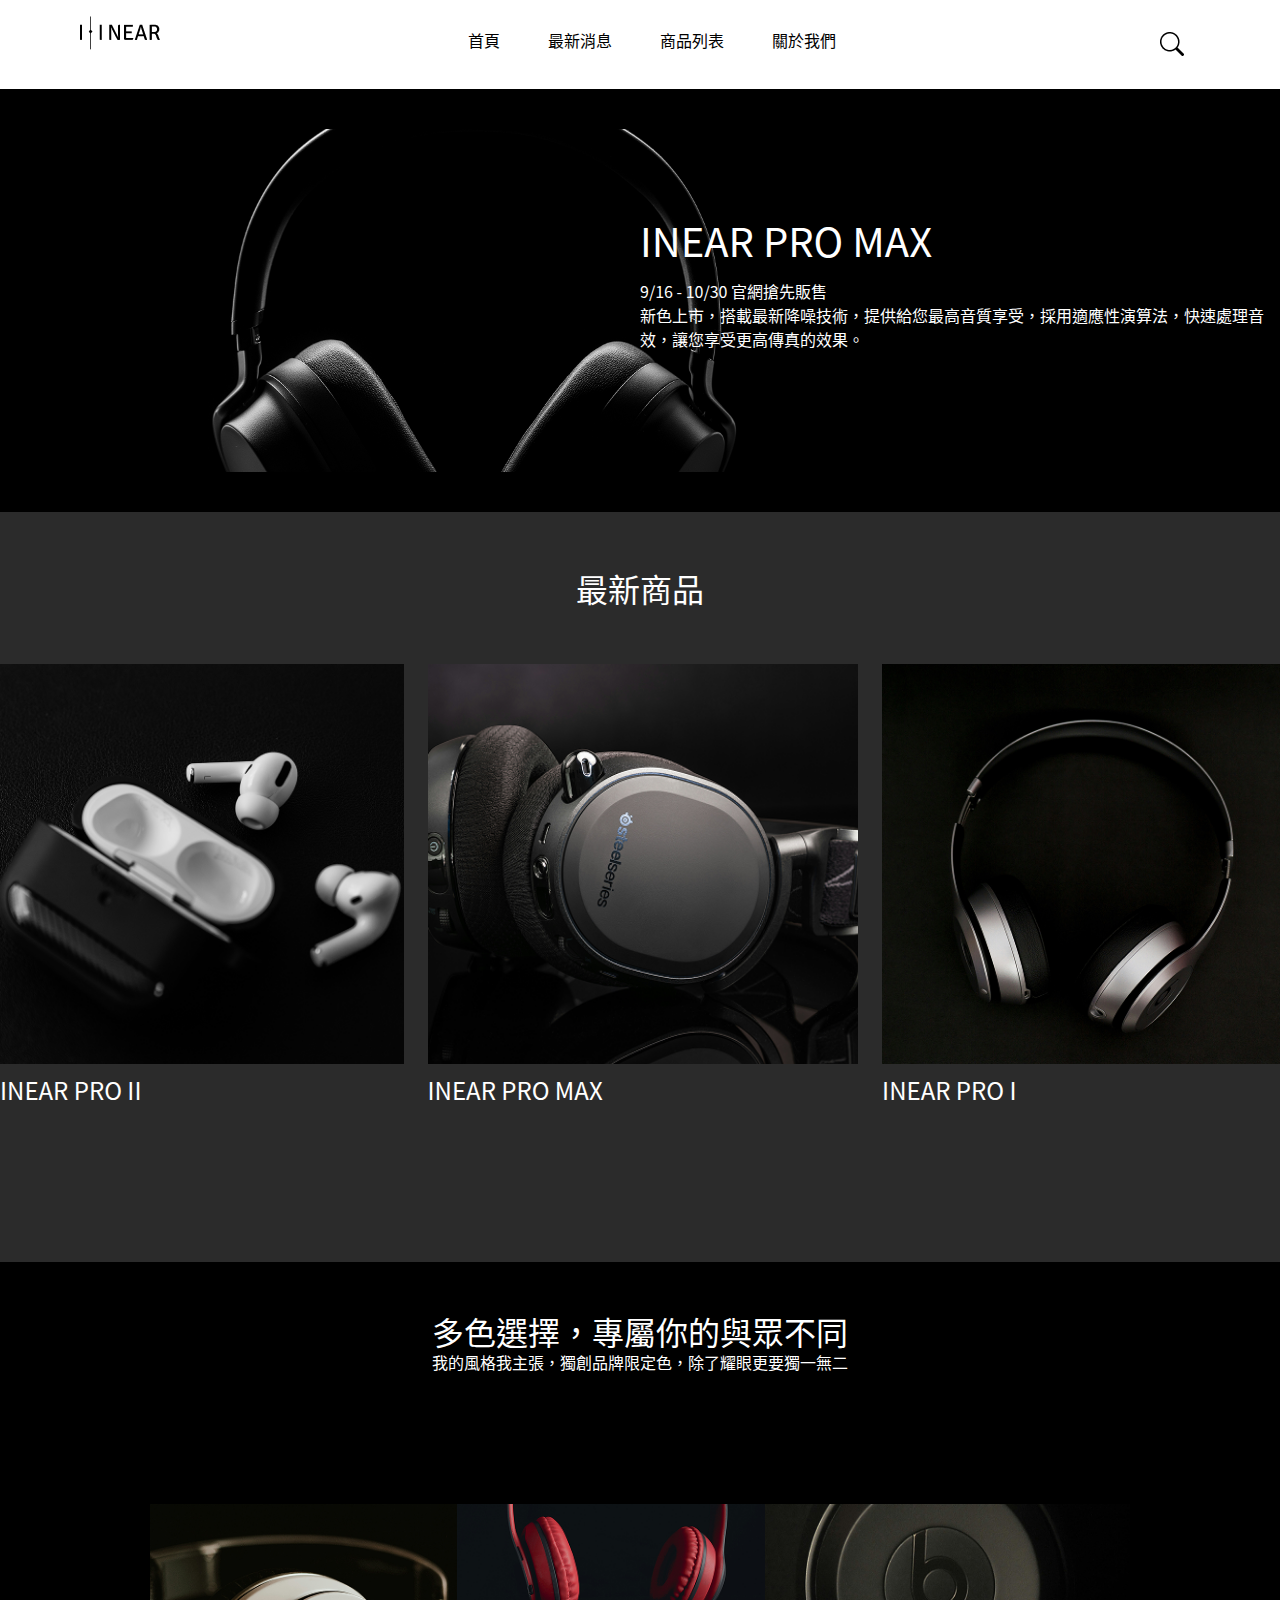
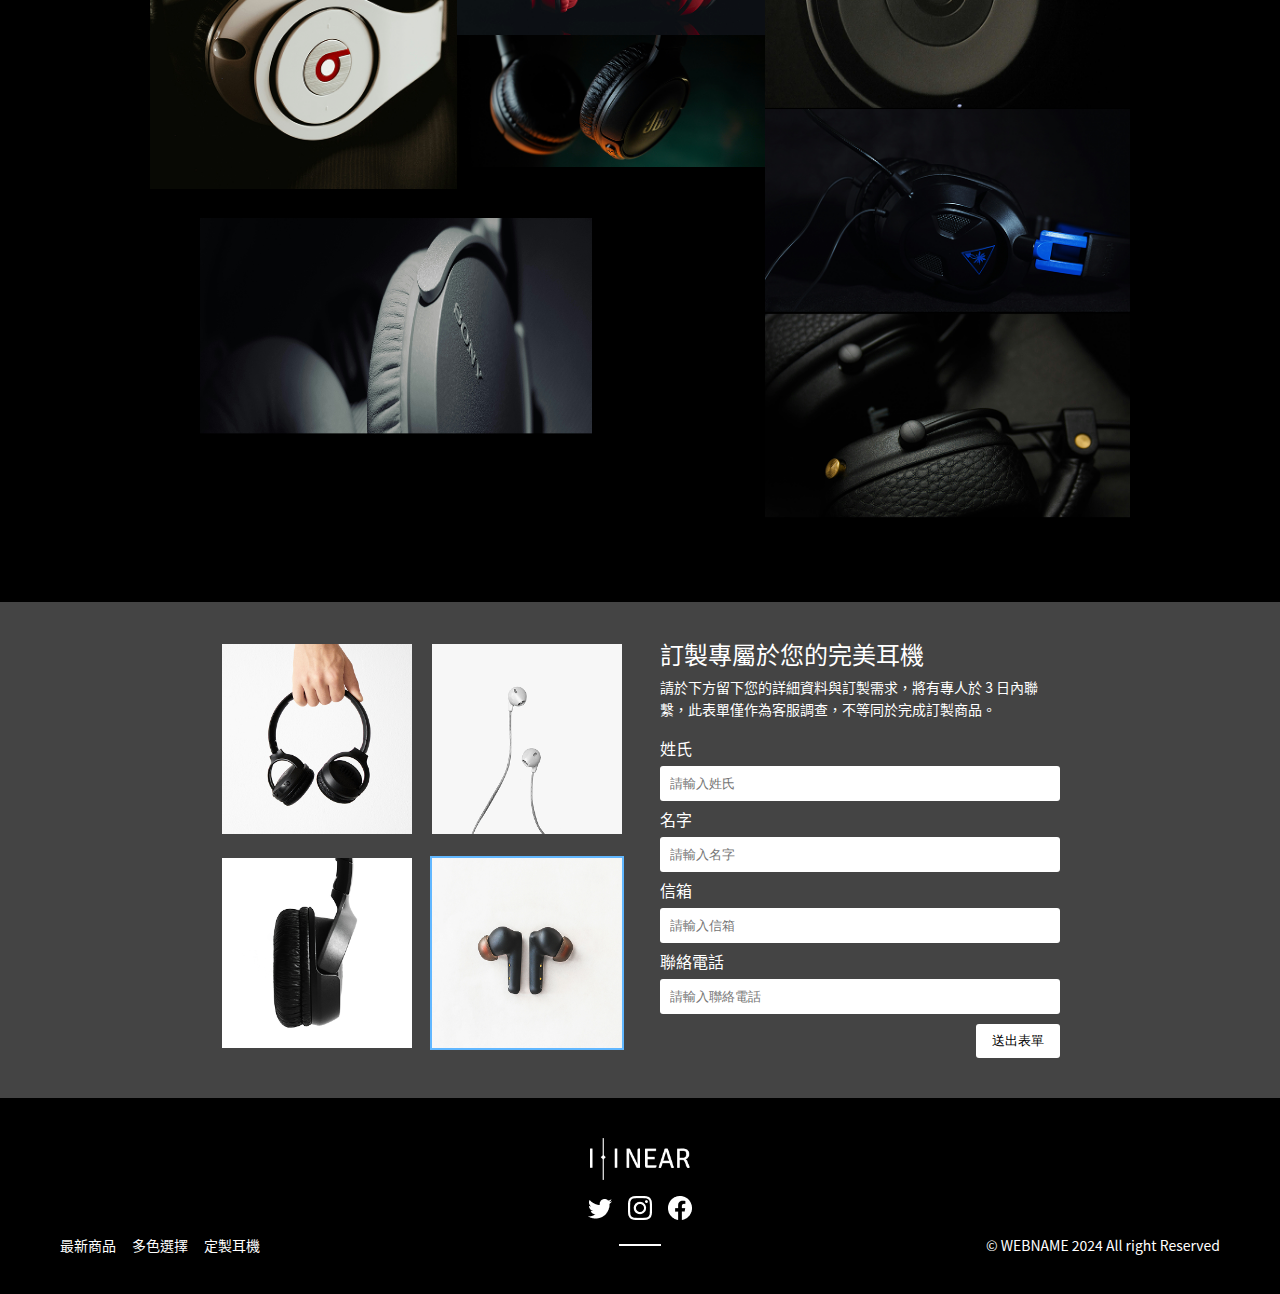
<file: index.html>
<!DOCTYPE html>
<html lang="en">

<head>
    <meta charset="UTF-8">
    <meta name="viewport" content="width=device-width, initial-scale=1.0">
    <title>Document</title>
    <link rel="stylesheet" href="test.css">
</head>

<body>
    <header>
        <div class="container">
            <div class="brand"><a href=""><img src="testimg/Vector.png" alt="品牌logo"></a></div>
            <nav>
                <ul class="nav-links">
                    <li><a href="">首頁</a></li>
                    <li><a href="">最新消息</a></li>
                    <li><a href="">商品列表</a></li>
                    <li><a href="">關於我們</a></li>
                </ul>
            </nav>
            <div class="nav-img">
                <a href="#"><img src="testimg/Search.png" alt="搜尋logo"></a>
                <a href="#"><img src="testimg/hambergur.png" class="hamberger" alt="漢堡圖"></a>
            </div>
        </div>
    </header>

    <main>
        <!--電腦版 main-1-->
        <section class="web-main1">
            <div class="container1">
                <div><img src="testimg/Frame 45.png" alt=""></div>
                <div class="information">
                    <div class="information-h1">
                        <h1>INEAR PRO MAX</h1>
                    </div>
                    <div class="information-p">
                        <p>9/16 - 10/30 官網搶先販售</p>
                        <p>新色上市，搭載最新降噪技術，提供給您最高音質享受，採用適應性演算法，快速處理音<br>效，讓您享受更高傳真的效果。</p>
                    </div>
                </div>
            </div>
        </section>

        <!--手機版 main-1-->
        <section class="mobile-main1">
            <div class="mobile-container1">
                <div><img src="testimg/Frame 11.png" alt=""></div>
                <div class="information">
                    <div class="information-h1">
                        <h1>INEAR PRO MAX</h1>
                    </div>
                    <div class="information-p">
                        <p>9/16 - 10/30 官網搶先販售</p>
                        <p>新色上市，搭載最新降噪技術，提供給您最高音質享受，採用適應性演算法，快速處理音<br>效，讓您享受更高傳真的效果。</p>
                    </div>
                </div>
            </div>
        </section>

        <section>
            <div class="container2">
                <h1>最新商品</h1>
                <ul class="new">
                    <li><img src="testimg/Rectangle 3.png" alt="無線耳機">INEAR PRO II</li>
                    <li><img src="testimg/Rectangle 4.png" alt="最新耳機1">INEAR PRO MAX</li>
                    <li><img src="testimg/Rectangle 2.png" alt="最新耳機2">INEAR PRO I</li>
                </ul>
            </div>
        </section>

        <section>
            <div class="container3">
                <div class="choose">
                    <h1>多色選擇，專屬你的與眾不同</h1>
                    <p>我的風格我主張，獨創品牌限定色，除了耀眼更要獨一無二</p>
                </div>
                <div class="color-ear">
                    <div><img src="testimg/Frame 20.png" alt="白耳機"></div>
                    <div class="red-black">
                        <img src="testimg/Rectangle 6.png" alt="紅耳機">
                        <img src="testimg/Rectangle 5.png" alt="黑耳機">
                    </div>
                    <div class="dark">
                        <img src="testimg/Rectangle 7.png" alt="暗耳機1">
                        <img src="testimg/Rectangle 8.png" alt="暗耳機2">
                        <img src="testimg/Rectangle 9.png" alt="暗耳機3">
                    </div>
                </div>
                <div class="gray">
                    <img src="testimg/Frame 23.png" alt="灰耳機">
                </div>
            </div>
        </section>
        <section class="custom-earphone">
            <div class="custom-earphone__images">
                <img src="testimg/Rectangle 10.png" alt="headphone 1">
                <img src="testimg/Rectangle 11.png" alt="headphone 2">
                <img src="testimg/Rectangle 12.png" alt="headphone 3">
                <img src="testimg/Rectangle 13.png" alt="headphone 4">
            </div>

            <div class="custom-earphone__form">
                <h2>訂製專屬於您的完美耳機</h2>
                <p>請於下方留下您的詳細資料與訂製需求，將有專人於 3 日內聯繫，此表單僅作為客服調查，不等同於完成訂製商品。</p>
                <form>
                    <label>姓氏</label>
                    <input type="text" placeholder="請輸入姓氏">

                    <label>名字</label>
                    <input type="text" placeholder="請輸入名字">

                    <label>信箱</label>
                    <input type="email" placeholder="請輸入信箱">

                    <label>聯絡電話</label>
                    <input type="tel" placeholder="請輸入聯絡電話">

                    <button type="submit">送出表單</button>
                </form>
            </div>
        </section>
    </main>

    <footer class="footer">
        <div class="footer__links">
            <a href="#">最新商品</a>
            <a href="#">多色選擇</a>
            <a href="#">定製耳機</a>
        </div>

        <div class="footer__center">
            <img src="testimg/Logo.png" alt="品牌LOGO" class="footer__logo">
            <div class="footer__social">
                <img src="testimg/Twitter.png" alt="Twitter">
                <img src="testimg/Instagram.png" alt="Instagram">
                <img src="testimg/Facebook.png" alt="Facebook">
            </div>
            <hr>
        </div>

        <div class="footer__copyright">
            © WEBNAME 2024 All right Reserved
        </div>
    </footer>
</body>

</html>
</file>
<file: test.css>
/* http://meyerweb.com/eric/tools/css/reset/ 
   v2.0 | 20110126
   License: none (public domain)
*/

html,
body,
div,
span,
applet,
object,
iframe,
h1,
h2,
h3,
h4,
h5,
h6,
p,
blockquote,
pre,
a,
abbr,
acronym,
address,
big,
cite,
code,
del,
dfn,
em,
img,
ins,
kbd,
q,
s,
samp,
small,
strike,
strong,
sub,
sup,
tt,
var,
b,
u,
i,
center,
dl,
dt,
dd,
ol,
ul,
li,
fieldset,
form,
label,
legend,
table,
caption,
tbody,
tfoot,
thead,
tr,
th,
td,
article,
aside,
canvas,
details,
embed,
figure,
figcaption,
footer,
header,
hgroup,
menu,
nav,
output,
ruby,
section,
summary,
time,
mark,
audio,
video {
    margin: 0;
    padding: 0;
    border: 0;
    font-size: 100%;
    font: inherit;
    vertical-align: baseline;
}

/* HTML5 display-role reset for older browsers */
article,
aside,
details,
figcaption,
figure,
footer,
header,
hgroup,
menu,
nav,
section {
    display: block;
}

body {
    line-height: 1;
}

ol,
ul {
    list-style: none;
}

blockquote,
q {
    quotes: none;
}

blockquote:before,
blockquote:after,
q:before,
q:after {
    content: '';
    content: none;
}

table {
    border-collapse: collapse;
    border-spacing: 0;
}

body {
    font-family: "Noto Sans CJK TC", sans-serif;
}

.mobile-container1 {
    display: none;
}

.container {
    background-color: #FFFFFF;
    display: flex;
    justify-content: space-between;
    padding: 16px 80px;
}

.nav {
    text-align: center;
}

.nav-links {
    display: flex;
    gap: 48px;
    padding: 16px 0px;
}

.nav-links a {
    text-decoration: none;
    color: #000000;
}

.hamberger {
    display: none;
}

.nav-img {
    display: flex;
}

.container1 {
    position: relative;
}

.container1 img {
    max-width: 100%;
    display: block;
}

.information {
    color: #FFFFFF;
}

.information-h1 {
    position: absolute;
    top: 30%;
    left: 50%;
}

.information-p {
    position: absolute;
    top: 45%;
    left: 50%;
}

.information h1 {
    font-size: 40px;
    font-weight: 500;
    line-height: 120%;
}

.information p {
    font-size: 16px;
    line-height: 150%;
}

.commodity h1 {
    color: #FFFFFF;
}

.container2 {
    max-width: 100%;
    height: 750px;
    background-color: #2B2B2B;
    display: block;
}

.container2 h1 {
    text-align: center;
    padding: 60px;
    color: #FFFFFF;
    font-size: 32px;
}

.new {
    display: flex;
    justify-content: space-between;
    gap: 24px;
}

.new img {
    width: 100%;
    height: 400px;
    object-fit: cover;
}

.new li {
    color: #FFFFFF;
    font-size: 24px;
    line-height: 150%;
}

.container3 {
    background-color: #000000;
    height: 940px;
    color: #FFFFFF;
}

.container3 h1 {
    font-size: 32px;
    text-align: center;
    line-height: 120%;
}

.container3 p {
    line-height: 150%;
    text-align: center;
}

.choose {
    padding: 50px;
}

.color-ear {
    display: flex;
    padding: 80px 150px;
}

.color-ear img {
    width: 100%;
}

.red-black {
    display: flex;
    flex-direction: column;
}

.dark {
    display: flex;
    flex-direction: column;
}

.gray {
    margin-top: -400px;
    padding: 20px 100px;
    margin-left: 100px;
}

.gray img {
    width: 40%;
    height: auto;
}

.set-one img {
    width: 300px;
    height: 300px;
}

.container4 {
    background-color: #404040;
    height: 800px;
    padding: 50px;
    display: flex;
}

.input h1 {
    color: #FFFFFF;
    font-size: 32px;
}

.input p {
    color: #FFFFFF;
    padding: 30px 0px;
}

.custom-earphone {
    display: flex;
    background-color: #444;
    padding: 40px;
    gap: 40px;
    justify-content: center;
    align-items: flex-start;
    flex-wrap: wrap;
    color: white;
}

.custom-earphone__images {
    display: grid;
    grid-template-columns: 1fr 1fr;
    gap: 20px;
    max-width: 400px;
}

.custom-earphone__images img {
    width: 100%;
    display: block;
    border: 2px solid transparent;
}

.custom-earphone__images img:nth-child(4) {
    border-color: #61b7ff;
    /* 最下方藍色框線 */
}

.custom-earphone__form {
    max-width: 400px;
    color: white;
}

.custom-earphone__form h2 {
    font-size: 24px;
    margin-bottom: 10px;
}

.custom-earphone__form p {
    font-size: 14px;
    line-height: 1.6;
    margin-bottom: 20px;
}

.custom-earphone__form form {
    display: flex;
    flex-direction: column;
    gap: 10px;
}

.custom-earphone__form input {
    padding: 10px;
    border: none;
    border-radius: 3px;
}

.custom-earphone__form button {
    align-self: flex-end;
    padding: 8px 16px;
    background: white;
    color: black;
    border: none;
    border-radius: 3px;
    cursor: pointer;
}

.footer {
    background-color: black;
    color: white;
    display: flex;
    justify-content: space-between;
    align-items: flex-start;
    padding: 40px 60px;
    flex-wrap: wrap;
    text-align: center;
}

.footer__links {
    display: flex;
    gap: 16px;
    font-size: 14px;
    flex: 1;
    justify-content: flex-start;
    align-items: center;
    margin-top: 100px;
}

.footer__links a {
    color: white;
    text-decoration: none;
}

.footer__center {
    flex: 1;
    display: flex;
    flex-direction: column;
    align-items: center;
}

.footer__logo {
    width: 100px;
    margin-bottom: 16px;
}

.footer__social {
    display: flex;
    gap: 16px;
    justify-content: center;
    margin-bottom: 16px;
}

.footer__social img {
    width: 24px;
    height: 24px;
}

.footer__center hr {
    width: 40px;
    border: 1px solid white;
}

.footer__copyright {
    flex: 1;
    font-size: 14px;
    display: flex;
    justify-content: flex-end;
    align-items: center;
    margin-top: 100px;
}

@media (max-width:768px) {
    .nav-links {
        display: none;
    }

    .hamberger {
        display: block;
    }

    .nav-img {
        gap: 10px;
        padding: 5px;
    }

    .brand {
        padding-top: 16px;
        padding-bottom: 16px;
        padding-left: 12px;
        padding-right: 12px;
    }

    .container1 img {
        height: 610px;
        width: 100%;
    }

    .mobile-container1 {
        display: block;
    }

    .mobile-main1 img {
        width: 100%;
        height: 610px;
        object-fit: cover;
    }

    .web-main1 {
        display: none;
    }

    .information-h1 {
        position: absolute;
        top: 60%;
        left: 5%;
    }

    .information-p {
        position: absolute;
        top: 68%;
        left: 5%;
    }

    .new {
        flex-wrap: wrap;
        padding: 0 auto;
    }
}
</file>
